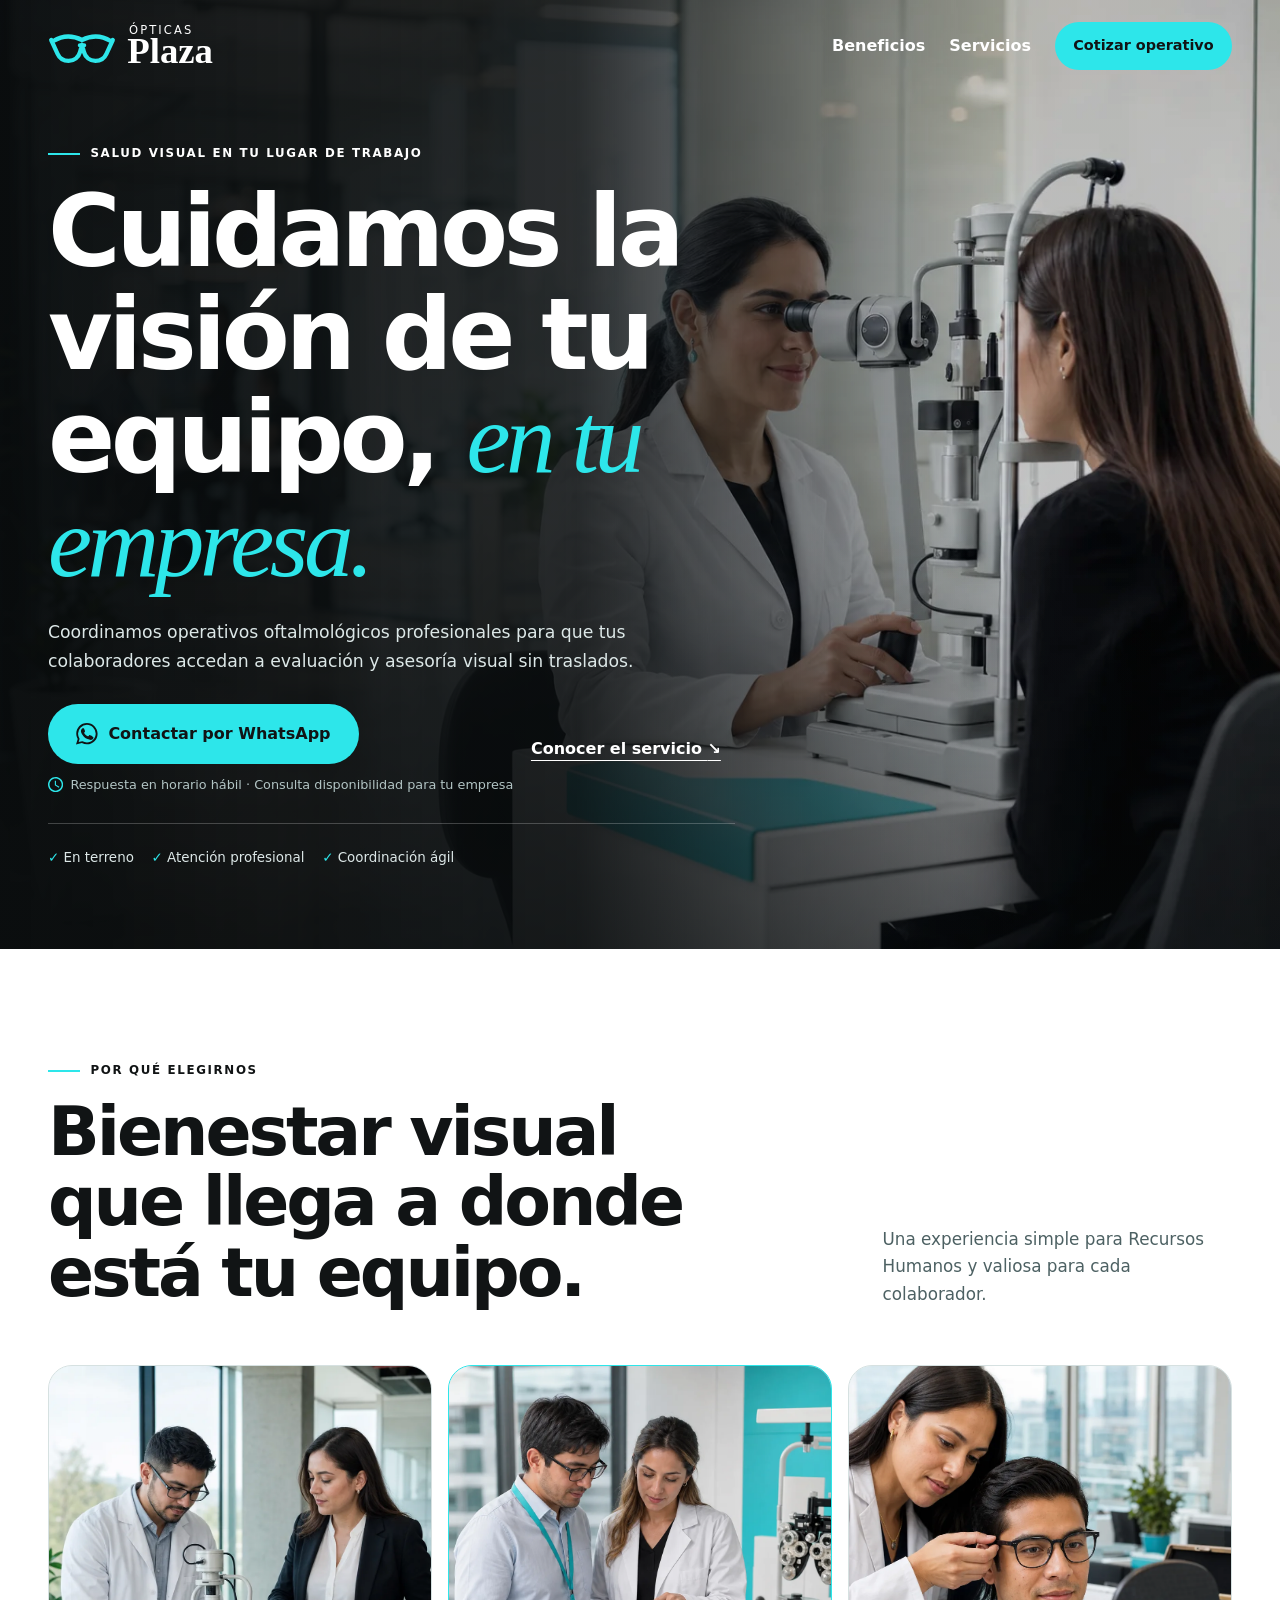
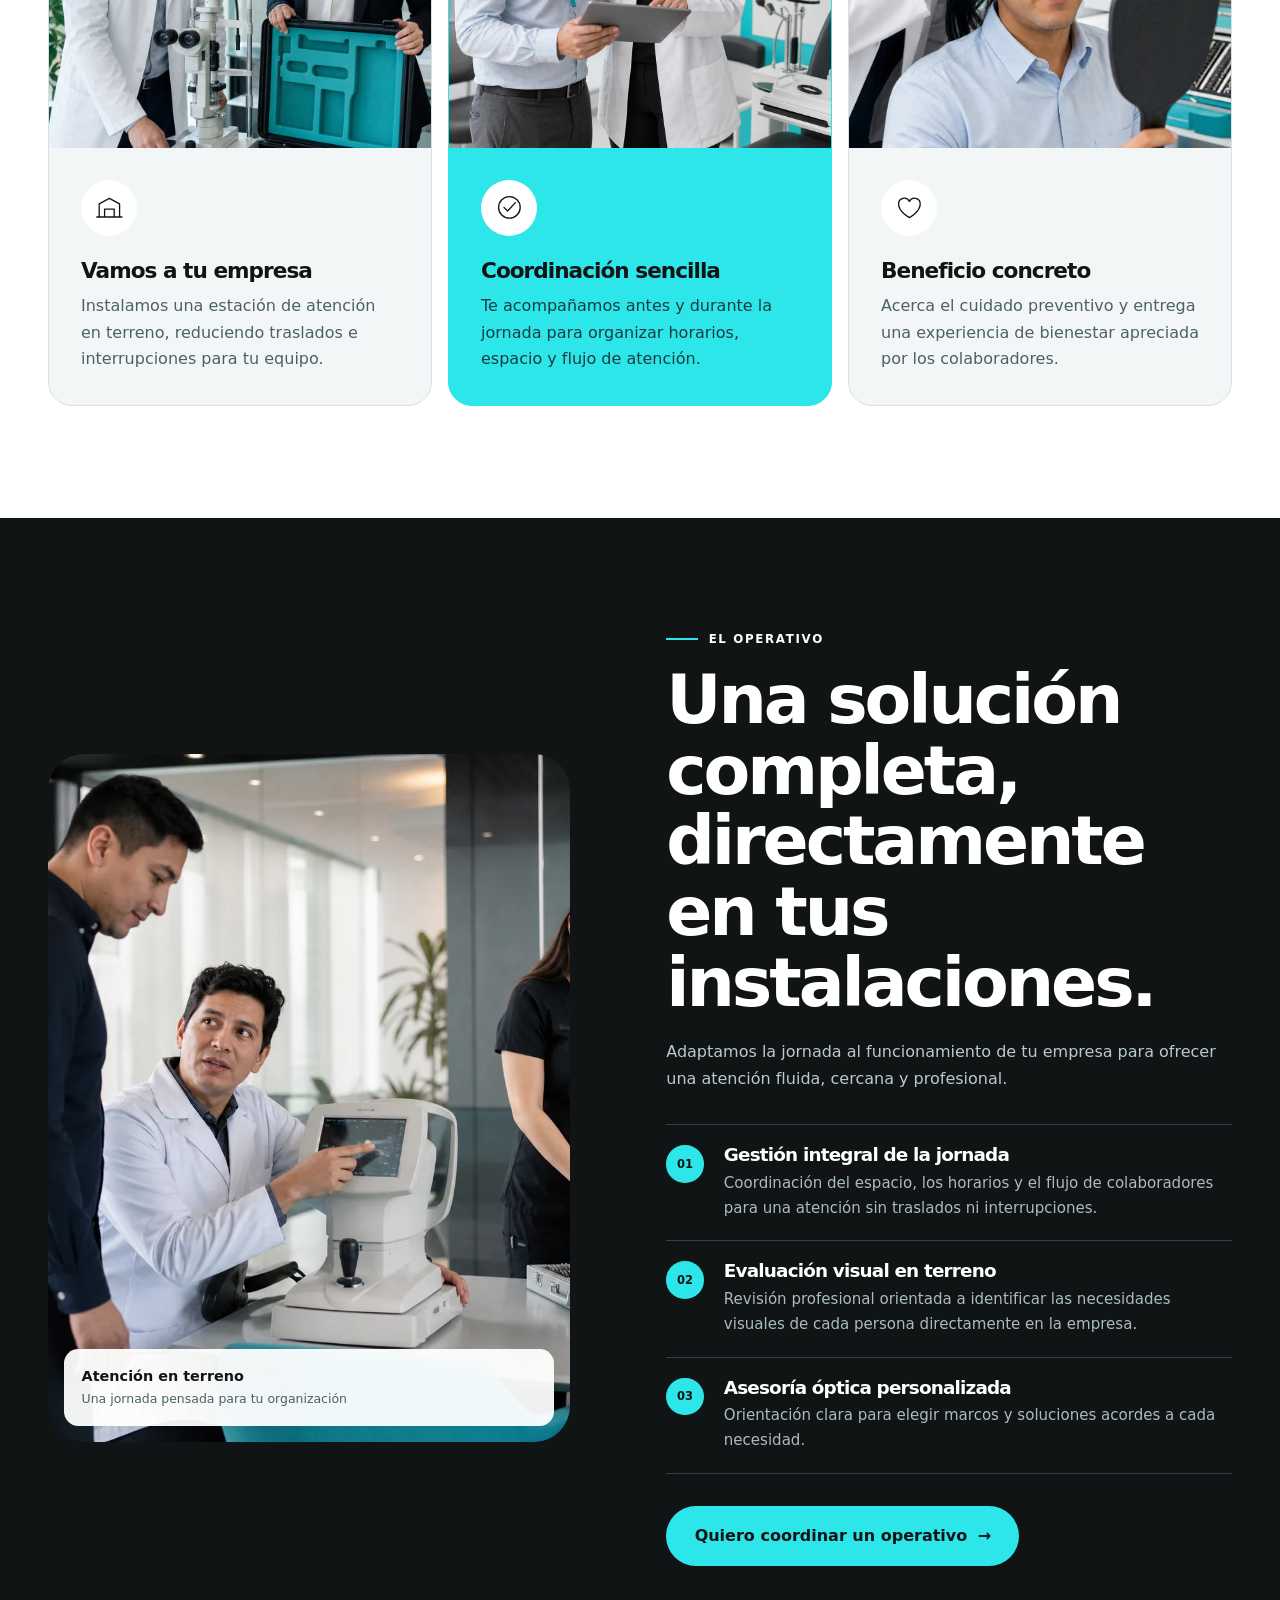
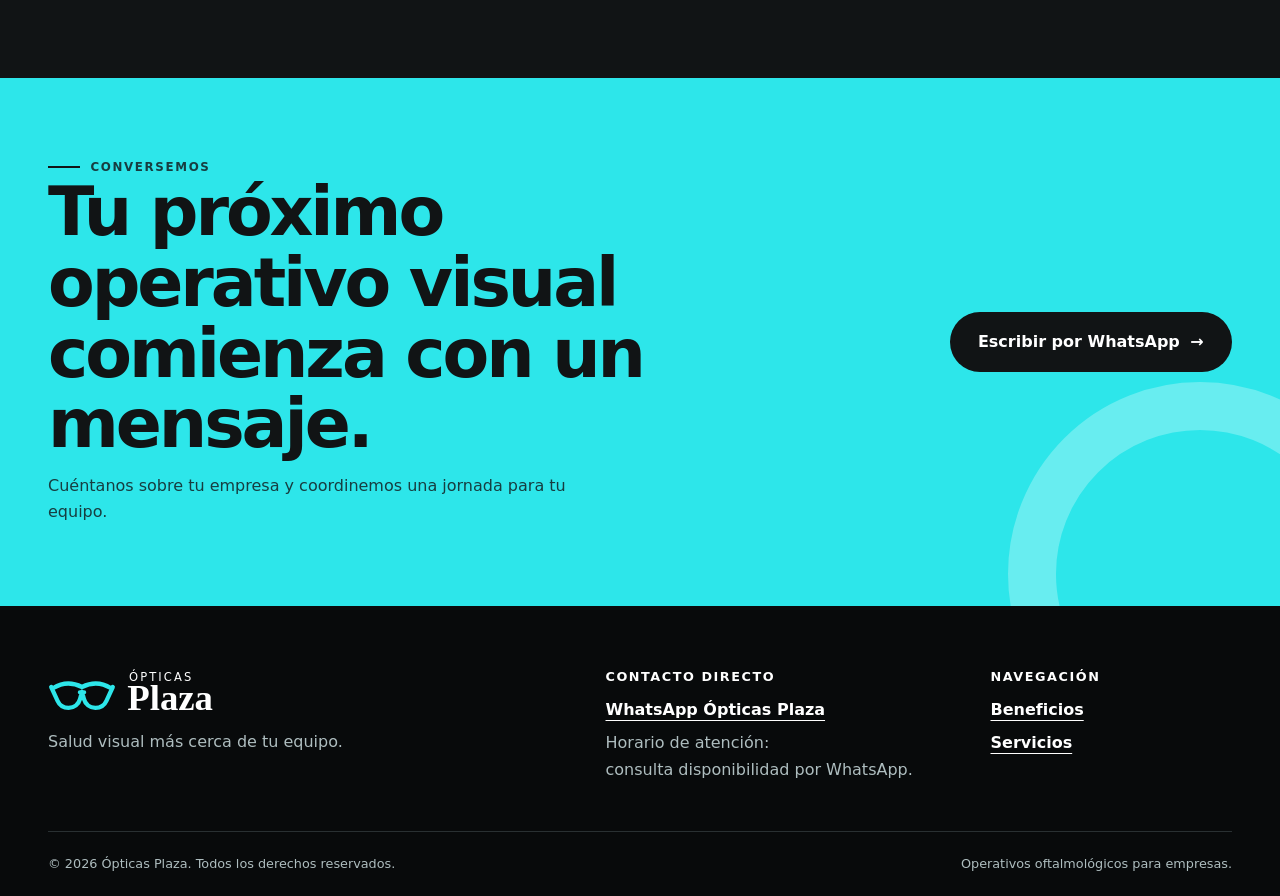
<file: index.html>
<!doctype html>
<html lang="es-CL">
<head>
  <meta charset="utf-8">
  <meta name="viewport" content="width=device-width, initial-scale=1">
  <title>Operativos Oftalmológicos para Empresas | Ópticas Plaza</title>
  <meta name="description" content="Lleva un operativo oftalmológico profesional directamente a tu empresa. Evaluación visual, asesoría óptica y atención coordinada para tu equipo. Cotiza por WhatsApp.">
  <meta name="robots" content="index, follow">
  <meta name="theme-color" content="#22dbe1">
  <link rel="canonical" href="https://opticasplaza.cl/">
  <link rel="icon" type="image/svg+xml" href="favicon.svg">
  <link rel="apple-touch-icon" href="favicon.svg">
  <link rel="manifest" href="site.webmanifest">

  <!-- Open Graph / Facebook / WhatsApp -->
  <meta property="og:type" content="website">
  <meta property="og:locale" content="es_CL">
  <meta property="og:site_name" content="Ópticas Plaza">
  <meta property="og:url" content="https://opticasplaza.cl/">
  <meta property="og:title" content="Operativos oftalmológicos en tu empresa | Ópticas Plaza">
  <meta property="og:description" content="Cuidamos la salud visual de tu equipo sin salir de la empresa. Coordina tu operativo por WhatsApp.">
  <meta property="og:image" content="https://opticasplaza.cl/images/operativo-visual-empresa.png">
  <meta property="og:image:secure_url" content="https://opticasplaza.cl/images/operativo-visual-empresa.png">
  <meta property="og:image:type" content="image/png">
  <meta property="og:image:width" content="1536">
  <meta property="og:image:height" content="1024">
  <meta property="og:image:alt" content="Operativo oftalmológico en terreno para empresas realizado por Ópticas Plaza">

  <!-- Twitter / X Cards -->
  <meta name="twitter:card" content="summary_large_image">
  <meta name="twitter:title" content="Operativos oftalmológicos en tu empresa | Ópticas Plaza">
  <meta name="twitter:description" content="Cuidamos la salud visual de tu equipo sin salir de la empresa. Coordina tu operativo por WhatsApp.">
  <meta name="twitter:image" content="https://opticasplaza.cl/images/operativo-visual-empresa.png">
  <meta name="twitter:image:alt" content="Operativo oftalmológico en terreno para empresas realizado por Ópticas Plaza">

  <link rel="preload" as="image" href="images/operativo-visual-empresa.webp" type="image/webp" fetchpriority="high">
  <link rel="stylesheet" href="styles.css">

  <!-- Schema.org Structured Data -->
  <script type="application/ld+json">
  {
    "@context": "https://schema.org",
    "@graph": [
      {
        "@type": "WebSite",
        "@id": "https://opticasplaza.cl/#website",
        "url": "https://opticasplaza.cl/",
        "name": "Ópticas Plaza",
        "description": "Operativos oftalmológicos para empresas y salud visual preventiva en terreno.",
        "inLanguage": "es-CL"
      },
      {
        "@type": ["MedicalBusiness", "Optician"],
        "@id": "https://opticasplaza.cl/#organization",
        "name": "Ópticas Plaza",
        "url": "https://opticasplaza.cl/",
        "logo": {
          "@type": "ImageObject",
          "url": "https://opticasplaza.cl/favicon.svg"
        },
        "image": "https://opticasplaza.cl/images/operativo-visual-empresa.png",
        "description": "Operativos oftalmológicos profesionales en terreno para empresas. Evaluación visual y asesoría óptica para colaboradores sin salir de la empresa.",
        "areaServed": {
          "@type": "Country",
          "name": "Chile"
        },
        "contactPoint": {
          "@type": "ContactPoint",
          "contactType": "customer service",
          "url": "https://wa.me/message/ECLLEMER5KLGH1",
          "availableLanguage": "Spanish"
        },
        "hasOfferCatalog": {
          "@type": "OfferCatalog",
          "name": "Servicios de Salud Visual Corporativa",
          "itemListElement": [
            {
              "@type": "Offer",
              "itemOffered": {
                "@type": "Service",
                "name": "Gestión integral de la jornada",
                "description": "Coordinación del espacio, los horarios y el flujo de colaboradores para una atención sin traslados ni interrupciones."
              }
            },
            {
              "@type": "Offer",
              "itemOffered": {
                "@type": "Service",
                "name": "Evaluación visual en terreno",
                "description": "Revisión profesional orientada a identificar las necesidades visuales de cada persona directamente en las instalaciones de la empresa."
              }
            },
            {
              "@type": "Offer",
              "itemOffered": {
                "@type": "Service",
                "name": "Asesoría óptica personalizada",
                "description": "Orientación clara para elegir marcos y soluciones acordes a cada necesidad de los colaboradores."
              }
            }
          ]
        }
      }
    ]
  }
  </script>
</head>
<body>
  <a class="skip-link" href="#contenido">Saltar al contenido principal</a>

  <header class="site-header">
    <div class="container header-inner">
      <a class="brand" href="#inicio" aria-label="Ópticas Plaza, ir al inicio">
        <svg class="brand-icon" viewBox="0 0 64 44" role="img" aria-labelledby="brand-title">
          <title id="brand-title">Isotipo de lentes de Ópticas Plaza</title>
          <path d="M3 16 9 29c1.8 4 6 6.6 10.4 6.6 5.2 0 9.5-3.5 10.8-8.4l1.8-6.7 1.8 6.7c1.3 4.9 5.6 8.4 10.8 8.4 4.4 0 8.6-2.6 10.4-6.6l6-13M5 17c8-5 17-6 27-1 10-5 19-4 27 1M30 21h4"/>
        </svg>
        <span><small>ÓPTICAS</small><strong>Plaza</strong></span>
      </a>

      <nav class="main-nav" aria-label="Navegación principal">
        <a href="#beneficios">Beneficios</a>
        <a href="#servicios">Servicios</a>
        <a class="header-cta" href="https://wa.me/message/ECLLEMER5KLGH1?text=Hola%2C+me+gustar%C3%ADa+cotizar+un+operativo+visual+para+mi+empresa" target="_blank" rel="noopener noreferrer" aria-label="Cotizar operativo por WhatsApp, abre en nueva pestaña">Cotizar operativo</a>
      </nav>
    </div>
  </header>

  <main id="contenido">
    <section class="hero" id="inicio" aria-labelledby="hero-title">
      <div class="hero-media" aria-hidden="true">
        <picture>
          <source srcset="images/operativo-visual-empresa.webp" type="image/webp">
          <img src="images/operativo-visual-empresa.png" alt="" width="1536" height="1024" fetchpriority="high">
        </picture>
      </div>
      <div class="container hero-inner">
        <div class="hero-copy">
          <p class="eyebrow"><span></span> Salud visual en tu lugar de trabajo</p>
          <h1 id="hero-title">Cuidamos la visión de tu equipo, <em>en tu empresa.</em></h1>
          <p class="hero-lead">Coordinamos operativos oftalmológicos profesionales para que tus colaboradores accedan a evaluación y asesoría visual sin traslados.</p>
          <div class="hero-actions">
            <div class="cta-group">
              <a class="button button-primary" href="https://wa.me/message/ECLLEMER5KLGH1?text=Hola%2C+me+gustar%C3%ADa+cotizar+un+operativo+visual+para+mi+empresa" target="_blank" rel="noopener noreferrer" aria-label="Contactar a Ópticas Plaza por WhatsApp, abre en nueva pestaña">
                <svg viewBox="0 0 24 24" aria-hidden="true"><path d="M20.5 3.5A11.8 11.8 0 0 0 12.1 0C5.6 0 .3 5.3.3 11.8c0 2.1.5 4.1 1.6 5.9L0 24l6.5-1.7a11.9 11.9 0 0 0 5.6 1.4h.1c6.5 0 11.8-5.3 11.8-11.8 0-3.2-1.3-6.1-3.5-8.4Zm-8.4 18.2c-1.7 0-3.4-.5-4.9-1.3l-.4-.2-3.8 1 1-3.7-.2-.4a9.8 9.8 0 0 1-1.5-5.3A9.8 9.8 0 0 1 12.1 2c2.6 0 5.1 1 6.9 2.9a9.7 9.7 0 0 1 2.9 6.9c0 5.5-4.4 9.9-9.8 9.9Zm5.4-7.4c-.3-.1-1.8-.9-2.1-1-.3-.1-.5-.1-.7.2l-.9 1.1c-.2.2-.4.2-.7.1-1.7-.9-2.9-1.6-4-3.6-.3-.5.3-.5.9-1.7.1-.2 0-.4 0-.6l-1-2.4c-.3-.6-.6-.5-.8-.5h-.6c-.2 0-.6.1-.9.4-.3.3-1.2 1.2-1.2 2.9s1.2 3.3 1.4 3.5c.2.2 2.4 3.7 5.9 5.2 2.2.9 3.1 1 4.2.8.7-.1 1.8-.7 2.1-1.5.3-.7.3-1.4.2-1.5-.2-.2-.5-.3-.8-.4Z"/></svg>
                Contactar por WhatsApp
              </a>
              <p class="cta-microcopy">
                <svg viewBox="0 0 20 20" aria-hidden="true"><path d="M10 0C4.48 0 0 4.48 0 10s4.48 10 10 10 10-4.48 10-10S15.52 0 10 0zm0 18c-4.41 0-8-3.59-8-8s3.59-8 8-8 8 3.59 8 8-3.59 8-8 8zm.5-13H9v6l5.25 3.15.75-1.23-4.5-2.67z"/></svg>
                <span>Respuesta en horario hábil · Consulta disponibilidad para tu empresa</span>
              </p>
            </div>
            <a class="text-link" href="#servicios">Conocer el servicio <span aria-hidden="true">↘</span></a>
          </div>
          <ul class="trust-list" aria-label="Características destacadas">
            <li><span aria-hidden="true">✓</span> En terreno</li>
            <li><span aria-hidden="true">✓</span> Atención profesional</li>
            <li><span aria-hidden="true">✓</span> Coordinación ágil</li>
          </ul>
        </div>
      </div>
    </section>

    <section class="benefits section" id="beneficios" aria-labelledby="benefits-title">
      <div class="container">
        <div class="section-heading">
          <div>
            <p class="eyebrow"><span></span> Por qué elegirnos</p>
            <h2 id="benefits-title">Bienestar visual que llega a donde está tu equipo.</h2>
          </div>
          <p>Una experiencia simple para Recursos Humanos y valiosa para cada colaborador.</p>
        </div>

        <div class="benefit-grid">
          <article class="benefit-card">
            <picture class="benefit-photo">
              <source srcset="images/beneficio-empresa-v2.webp" type="image/webp">
              <img src="images/beneficio-empresa-v2.png" alt="Profesional instala equipos oftalmológicos junto a una coordinadora dentro de una empresa" width="972" height="972" loading="lazy" decoding="async">
            </picture>
            <div class="benefit-body">
              <div class="icon-box" aria-hidden="true"><svg viewBox="0 0 48 48"><path d="M7 40V18l17-9 17 9v22M16 40V27h16v13M3 40h42"/></svg></div>
              <h3>Vamos a tu empresa</h3>
              <p>Instalamos una estación de atención en terreno, reduciendo traslados e interrupciones para tu equipo.</p>
            </div>
          </article>
          <article class="benefit-card featured">
            <picture class="benefit-photo">
              <source srcset="images/beneficio-coordinacion-v2.webp" type="image/webp">
              <img src="images/beneficio-coordinacion-v2.png" alt="Coordinador de empresa y profesional de salud visual organizan un operativo mediante una tablet" width="1122" height="1122" loading="lazy" decoding="async">
            </picture>
            <div class="benefit-body">
              <div class="icon-box" aria-hidden="true"><svg viewBox="0 0 48 48"><circle cx="24" cy="24" r="18"/><path d="m15 24 6 6 13-14"/></svg></div>
              <h3>Coordinación sencilla</h3>
              <p>Te acompañamos antes y durante la jornada para organizar horarios, espacio y flujo de atención.</p>
            </div>
          </article>
          <article class="benefit-card">
            <picture class="benefit-photo">
              <source srcset="images/beneficio-bienestar-v2.webp" type="image/webp">
              <img src="images/beneficio-bienestar-v2.png" alt="Trabajador observa el resultado mientras una profesional ajusta sus nuevos anteojos" width="1003" height="1003" loading="lazy" decoding="async">
            </picture>
            <div class="benefit-body">
              <div class="icon-box" aria-hidden="true"><svg viewBox="0 0 48 48"><path d="M24 41S6 31.5 6 18.5A9.5 9.5 0 0 1 24 14a9.5 9.5 0 0 1 18 4.5C42 31.5 24 41 24 41Z"/></svg></div>
              <h3>Beneficio concreto</h3>
              <p>Acerca el cuidado preventivo y entrega una experiencia de bienestar apreciada por los colaboradores.</p>
            </div>
          </article>
        </div>
      </div>
    </section>

    <section class="services section" id="servicios" aria-labelledby="services-title">
      <div class="container services-grid">
        <div class="services-image">
          <picture>
            <source srcset="images/atencion-oftalmologica-corporativa.webp" type="image/webp">
            <img src="images/atencion-oftalmologica-corporativa.png" alt="Profesionales de salud visual explican una evaluación a un trabajador durante un operativo en su empresa" width="1448" height="1086" loading="lazy" decoding="async">
          </picture>
          <div class="image-note"><strong>Atención en terreno</strong><span>Una jornada pensada para tu organización</span></div>
        </div>

        <div class="services-copy">
          <p class="eyebrow"><span></span> El operativo</p>
          <h2 id="services-title">Una solución completa, directamente en tus instalaciones.</h2>
          <p class="services-intro">Adaptamos la jornada al funcionamiento de tu empresa para ofrecer una atención fluida, cercana y profesional.</p>
          <ul class="service-list">
            <li><span aria-hidden="true">01</span><div><h3>Gestión integral de la jornada</h3><p>Coordinación del espacio, los horarios y el flujo de colaboradores para una atención sin traslados ni interrupciones.</p></div></li>
            <li><span aria-hidden="true">02</span><div><h3>Evaluación visual en terreno</h3><p>Revisión profesional orientada a identificar las necesidades visuales de cada persona directamente en la empresa.</p></div></li>
            <li><span aria-hidden="true">03</span><div><h3>Asesoría óptica personalizada</h3><p>Orientación clara para elegir marcos y soluciones acordes a cada necesidad.</p></div></li>
          </ul>
          <a class="button button-dark" href="https://wa.me/message/ECLLEMER5KLGH1?text=Hola%2C+me+gustar%C3%ADa+cotizar+un+operativo+visual+para+mi+empresa" target="_blank" rel="noopener noreferrer" aria-label="Quiero coordinar un operativo por WhatsApp, abre en nueva pestaña">Quiero coordinar un operativo <span aria-hidden="true">→</span></a>
        </div>
      </div>
    </section>

    <section class="final-cta" aria-labelledby="cta-title">
      <div class="container cta-inner">
        <div>
          <p class="eyebrow"><span></span> Conversemos</p>
          <h2 id="cta-title">Tu próximo operativo visual comienza con un mensaje.</h2>
          <p>Cuéntanos sobre tu empresa y coordinemos una jornada para tu equipo.</p>
        </div>
        <a class="button button-light" href="https://wa.me/message/ECLLEMER5KLGH1?text=Hola%2C+me+gustar%C3%ADa+cotizar+un+operativo+visual+para+mi+empresa" target="_blank" rel="noopener noreferrer" aria-label="Escribir por WhatsApp a Ópticas Plaza, abre en nueva pestaña">Escribir por WhatsApp <span aria-hidden="true">→</span></a>
      </div>
    </section>

    <div class="mobile-sticky-cta" aria-label="Contacto rápido por WhatsApp">
      <a class="button button-primary mobile-cta-btn" href="https://wa.me/message/ECLLEMER5KLGH1?text=Hola%2C+me+gustar%C3%ADa+cotizar+un+operativo+visual+para+mi+empresa" target="_blank" rel="noopener noreferrer" aria-label="Cotizar operativo por WhatsApp, abre en nueva pestaña">
        <svg viewBox="0 0 24 24" aria-hidden="true"><path d="M20.5 3.5A11.8 11.8 0 0 0 12.1 0C5.6 0 .3 5.3.3 11.8c0 2.1.5 4.1 1.6 5.9L0 24l6.5-1.7a11.9 11.9 0 0 0 5.6 1.4h.1c6.5 0 11.8-5.3 11.8-11.8 0-3.2-1.3-6.1-3.5-8.4Zm-8.4 18.2c-1.7 0-3.4-.5-4.9-1.3l-.4-.2-3.8 1 1-3.7-.2-.4a9.8 9.8 0 0 1-1.5-5.3A9.8 9.8 0 0 1 12.1 2c2.6 0 5.1 1 6.9 2.9a9.7 9.7 0 0 1 2.9 6.9c0 5.5-4.4 9.9-9.8 9.9Zm5.4-7.4c-.3-.1-1.8-.9-2.1-1-.3-.1-.5-.1-.7.2l-.9 1.1c-.2.2-.4.2-.7.1-1.7-.9-2.9-1.6-4-3.6-.3-.5.3-.5.9-1.7.1-.2 0-.4 0-.6l-1-2.4c-.3-.6-.6-.5-.8-.5h-.6c-.2 0-.6.1-.9.4-.3.3-1.2 1.2-1.2 2.9s1.2 3.3 1.4 3.5c.2.2 2.4 3.7 5.9 5.2 2.2.9 3.1 1 4.2.8.7-.1 1.8-.7 2.1-1.5.3-.7.3-1.4.2-1.5-.2-.2-.5-.3-.8-.4Z"/></svg>
        Cotizar por WhatsApp
      </a>
    </div>
  </main>

  <footer class="site-footer">
    <div class="container footer-grid">
      <div>
        <a class="brand footer-brand" href="#inicio" aria-label="Ópticas Plaza, ir al inicio">
          <svg class="brand-icon" viewBox="0 0 64 44" aria-hidden="true"><path d="M3 16 9 29c1.8 4 6 6.6 10.4 6.6 5.2 0 9.5-3.5 10.8-8.4l1.8-6.7 1.8 6.7c1.3 4.9 5.6 8.4 10.8 8.4 4.4 0 8.6-2.6 10.4-6.6l6-13M5 17c8-5 17-6 27-1 10-5 19-4 27 1M30 21h4"/></svg>
          <span><small>ÓPTICAS</small><strong>Plaza</strong></span>
        </a>
        <p>Salud visual más cerca de tu equipo.</p>
      </div>
      <div>
        <h2>Contacto directo</h2>
        <a href="https://wa.me/message/ECLLEMER5KLGH1?text=Hola%2C+me+gustar%C3%ADa+cotizar+un+operativo+visual+para+mi+empresa" target="_blank" rel="noopener noreferrer" aria-label="WhatsApp Ópticas Plaza, abre en nueva pestaña">WhatsApp Ópticas Plaza</a>
        <p>Horario de atención:<br>consulta disponibilidad por WhatsApp.</p>
      </div>
      <div>
        <h2>Navegación</h2>
        <a href="#beneficios">Beneficios</a>
        <a href="#servicios">Servicios</a>
      </div>
    </div>
    <div class="container footer-bottom">
      <p>© 2026 Ópticas Plaza. Todos los derechos reservados.</p>
      <p>Operativos oftalmológicos para empresas.</p>
    </div>
  </footer>
  <script src="app.js" defer></script>
</body>
</html>
</file>
<file: styles.css>
/* Ópticas Plaza — Landing page mobile-first, sin dependencias externas. */
:root {
  --aqua: #2de6ea;
  --aqua-soft: #84edf0;
  --aqua-pale: #dffafb;
  --petrol: #174f55;
  --ink: #111415;
  --white: #fff;
  --mist: #f2f6f6;
  --muted: #4d6163;
  --line: #d6e1e1;
  --radius-sm: .9rem;
  --radius-md: 1.5rem;
  --radius-lg: 2.25rem;
  --shadow: 0 1.5rem 4rem rgba(9, 18, 19, .14);
  --container: 74rem;
  --ease: 180ms ease;
}

*, *::before, *::after { box-sizing: border-box; }
html { scroll-behavior: smooth; }
body { margin: 0; color: var(--ink); background: var(--white); font-family: Inter, ui-sans-serif, system-ui, -apple-system, BlinkMacSystemFont, "Segoe UI", sans-serif; font-size: 1rem; line-height: 1.65; -webkit-font-smoothing: antialiased; }
img, svg { display: block; max-width: 100%; }
picture { display: block; }
a { color: inherit; }
h1, h2, h3, p { margin-top: 0; }
h1, h2, h3 { line-height: 1.04; letter-spacing: -.045em; }
h1 { font-size: clamp(2.35rem, 10vw, 6.2rem); }
h2 { font-size: clamp(2.15rem, 7vw, 4.25rem); }
h3 { font-size: 1.35rem; }

:focus-visible { outline: 3px solid var(--ink); outline-offset: 4px; }
.hero :focus-visible,
.services :focus-visible,
.site-footer :focus-visible { outline-color: var(--aqua); }
.skip-link { position: fixed; z-index: 999; top: 1rem; left: 1rem; padding: .7rem 1rem; color: var(--white); background: var(--ink); border-radius: .5rem; transform: translateY(-180%); }
.skip-link:focus { transform: none; }
.container { width: min(calc(100% - 2rem), var(--container)); margin-inline: auto; }

.site-header { position: absolute; z-index: 10; width: 100%; padding: 1rem 0; color: var(--white); }
.header-inner, .brand, .main-nav { display: flex; align-items: center; }
.header-inner { justify-content: space-between; gap: 1rem; }
.brand { gap: .7rem; color: inherit; text-decoration: none; }
.brand-icon { width: 3.65rem; color: var(--aqua); fill: none; stroke: currentColor; stroke-width: 4; stroke-linecap: round; stroke-linejoin: round; }
.brand span { display: grid; line-height: .88; }
.brand small { margin-left: .12rem; font-size: .64rem; letter-spacing: .18em; }
.brand strong { font-family: Georgia, "Times New Roman", serif; font-size: 1.95rem; }
.main-nav { gap: 1.5rem; }
.main-nav > a:not(.header-cta) { display: none; font-weight: 750; text-decoration: none; }
.header-cta { display: inline-flex; align-items: center; justify-content: center; min-height: 2.75rem; padding: .65rem 1.15rem; color: var(--ink); background: var(--aqua); border-radius: 999px; font-size: .82rem; font-weight: 900; text-decoration: none; }

.hero { position: relative; min-height: 48rem; display: grid; align-items: end; overflow: hidden; color: var(--white); background: var(--ink); }
.hero-media, .hero-media::after { position: absolute; inset: 0; }
.hero-media picture, .hero-media img { width: 100%; height: 100%; object-fit: cover; object-position: 66% center; }
.hero-media::after { content: ""; background: linear-gradient(90deg, rgba(8,11,12,.97) 0%, rgba(8,11,12,.86) 45%, rgba(8,11,12,.15) 78%), linear-gradient(0deg, rgba(8,11,12,.55), transparent 45%); }
.hero-inner { position: relative; z-index: 1; padding-block: 7rem 3rem; }
.hero-copy { max-width: 45rem; }
.eyebrow { display: flex; align-items: center; gap: .65rem; margin-bottom: 1rem; font-size: .74rem; font-weight: 900; letter-spacing: .14em; text-transform: uppercase; }
.eyebrow span { width: 2rem; height: 2px; background: var(--aqua); }
.hero h1 { max-width: 10ch; margin-bottom: 1.5rem; }
.hero h1 em { color: var(--aqua); font-family: Georgia, "Times New Roman", serif; font-weight: 500; }
.hero-lead { max-width: 38rem; margin-bottom: 1.8rem; color: #dce7e7; font-size: 1.08rem; }
.hero-actions { display: flex; flex-direction: column; align-items: flex-start; gap: 1.1rem; }
.cta-group { display: flex; flex-direction: column; align-items: flex-start; }
.cta-microcopy { display: inline-flex; align-items: center; gap: .45rem; margin-top: .6rem; margin-bottom: 0; color: #b2c4c4; font-size: .8rem; }
.cta-microcopy svg { width: .95rem; height: .95rem; flex-shrink: 0; fill: var(--aqua); }
.button { display: inline-flex; min-height: 3.75rem; align-items: center; justify-content: center; gap: .65rem; padding: .9rem 1.35rem; border: 2px solid transparent; border-radius: 999px; font-weight: 900; line-height: 1.2; text-align: center; text-decoration: none; transition: transform var(--ease), box-shadow var(--ease), background var(--ease); }
.button svg { width: 1.35rem; fill: currentColor; }
.button:hover { transform: translateY(-3px); box-shadow: 0 1rem 2.5rem rgba(0,0,0,.22); }
.button-primary { color: var(--ink); background: var(--aqua); }
.button-primary:hover { background: var(--aqua-soft); }
.text-link { font-weight: 850; text-underline-offset: .35rem; }
.text-link:hover { text-decoration-thickness: 3px; }
.trust-list { display: flex; flex-wrap: wrap; gap: .7rem 1.1rem; margin: 1.8rem 0 0; padding: 1.4rem 0 0; border-top: 1px solid rgba(255,255,255,.22); color: #dce7e7; font-size: .84rem; list-style: none; }
.trust-list span { color: var(--aqua); font-weight: 900; }

.section { padding: 5.5rem 0; }
.section-heading { display: grid; gap: 1.2rem; margin-bottom: 2.6rem; }
.section-heading h2 { max-width: 15ch; margin-bottom: 0; }
.section-heading > p { max-width: 30rem; margin: 0; align-self: end; color: var(--muted); font-size: 1.05rem; }
.benefit-grid { display: grid; gap: 1rem; }
.benefit-card { position: relative; display: flex; flex-direction: column; overflow: hidden; background: var(--mist); border: 1px solid var(--line); border-radius: var(--radius-md); transition: transform var(--ease), box-shadow var(--ease); }
@media (hover: hover) and (pointer: fine) {
  .benefit-card:hover { transform: translateY(-4px); box-shadow: 0 1.2rem 2.8rem rgba(9, 18, 19, 0.08); }
}
.benefit-card.featured { background: var(--aqua); border-color: var(--aqua); }
.benefit-photo, picture.benefit-photo { display: block; width: 100%; aspect-ratio: 1 / 1; overflow: hidden; background: #e0ecec; }
.benefit-photo img, picture.benefit-photo img { width: 100%; height: 100%; object-fit: cover; object-position: center 20%; display: block; }
.benefit-card:nth-child(1) .benefit-photo img { object-position: center 22%; }
.benefit-card:nth-child(2) .benefit-photo img { object-position: center 15%; }
.benefit-card:nth-child(3) .benefit-photo img { object-position: center 15%; }
.benefit-body { display: flex; flex-direction: column; flex-grow: 1; padding: 1.6rem; }
.icon-box { display: grid; width: 3.5rem; height: 3.5rem; place-items: center; background: var(--white); border-radius: 50%; }
.icon-box svg { width: 1.8rem; fill: none; stroke: currentColor; stroke-width: 2.2; stroke-linecap: round; stroke-linejoin: round; }
.benefit-card h3 { margin: 1.5rem 0 .7rem; }
.benefit-card p:last-child { margin: 0; color: var(--muted); }
.benefit-card.featured p:last-child { color: #173d40; }

.services { background: var(--ink); color: var(--white); }
.services-grid { display: grid; gap: 3rem; }
.services-image { position: relative; min-height: 28rem; overflow: hidden; border-radius: var(--radius-lg); }
.services-image picture, .services-image img { width: 100%; height: 100%; position: absolute; inset: 0; object-fit: cover; }
.image-note { position: absolute; z-index: 2; right: 1rem; bottom: 1rem; left: 1rem; display: grid; padding: 1rem 1.1rem; color: var(--ink); background: rgba(255,255,255,.94); border-radius: var(--radius-sm); box-shadow: var(--shadow); }
.image-note strong { font-size: .9rem; }
.image-note span { color: var(--muted); font-size: .78rem; }
.services-copy h2 { max-width: 12ch; margin-bottom: 1.3rem; }
.services-intro { color: #b9caca; }
.service-list { margin: 2rem 0; padding: 0; list-style: none; }
.service-list li { display: grid; grid-template-columns: 2.6rem 1fr; gap: 1rem; padding: 1.25rem 0; border-top: 1px solid #344143; }
.service-list li:last-child { border-bottom: 1px solid #344143; }
.service-list > li > span { display: grid; width: 2.35rem; height: 2.35rem; place-items: center; color: var(--ink); background: var(--aqua); border-radius: 50%; font-size: .72rem; font-weight: 900; }
.service-list h3 { margin-bottom: .4rem; font-size: 1.15rem; }
.service-list p { margin: 0; color: #aabcbc; font-size: .94rem; }
.button-dark { color: var(--ink); background: var(--aqua); }

.final-cta { position: relative; padding: 5rem 0; overflow: hidden; background: var(--aqua); }
.final-cta::after { content: ""; position: absolute; right: -7rem; bottom: -10rem; width: 24rem; height: 24rem; border: 3rem solid rgba(255,255,255,.28); border-radius: 50%; }
.cta-inner { position: relative; z-index: 1; display: grid; gap: 2rem; }
.cta-inner h2 { max-width: 15ch; margin-bottom: .8rem; }
.cta-inner p { max-width: 35rem; margin-bottom: 0; color: #173d40; }
.cta-inner .eyebrow span { background: var(--ink); }
.button-light { justify-self: start; color: var(--white); background: var(--ink); }
.button-light:hover { background: var(--petrol); }

.site-footer { padding: 4rem 0 1.4rem; color: #aebdbf; background: #080a0b; }
.footer-grid { display: grid; gap: 2.5rem; }
.footer-brand { margin-bottom: .8rem; color: var(--white); }
.site-footer h2 { margin-bottom: .9rem; color: var(--white); font-size: .8rem; letter-spacing: .12em; text-transform: uppercase; }
.site-footer a:not(.brand) { display: block; width: fit-content; margin: .4rem 0; color: var(--white); font-weight: 750; text-underline-offset: .3rem; }
.site-footer a:hover { color: var(--aqua); }
.site-footer p { margin-bottom: 0; }
.footer-bottom { display: flex; flex-direction: column; gap: .25rem; margin-top: 3rem; padding-top: 1.3rem; border-top: 1px solid #293032; font-size: .8rem; }

.mobile-sticky-cta { display: none; }

@media (max-width: 47.99rem) {
  body { padding-bottom: 4.8rem; }
  .mobile-sticky-cta {
    display: block;
    position: fixed;
    bottom: 0;
    left: 0;
    right: 0;
    z-index: 80;
    padding: .65rem 1rem calc(.65rem + env(safe-area-inset-bottom, 0px));
    background: rgba(17, 20, 21, .94);
    backdrop-filter: blur(12px);
    -webkit-backdrop-filter: blur(12px);
    border-top: 1px solid rgba(255, 255, 255, .14);
    box-shadow: 0 -4px 24px rgba(0, 0, 0, .28);
    transform: translateY(120%);
    opacity: 0;
    pointer-events: none;
    transition: transform 280ms cubic-bezier(0.16, 1, 0.3, 1), opacity 240ms ease;
  }
  .mobile-sticky-cta.is-visible {
    transform: translateY(0);
    opacity: 1;
    pointer-events: auto;
  }
  .mobile-cta-btn {
    width: 100%;
    min-height: 3.25rem;
    font-size: .95rem;
    border-radius: 999px;
  }
}

@media (min-width: 36rem) {
  .container { width: min(calc(100% - 3rem), var(--container)); }
  .hero-actions { flex-direction: row; align-items: center; }
  .button { padding-inline: 1.65rem; }
}

@media (min-width: 48rem) {
  .site-header { padding-top: 1.4rem; }
  .brand-icon { width: 4.25rem; }
  .brand small { font-size: .72rem; }
  .brand strong { font-size: 2.3rem; }
  .main-nav > a:not(.header-cta) { display: inline-block; }
  .header-cta { padding: .75rem 1.15rem; font-size: .9rem; }
  .section { padding: 7rem 0; }
  .section-heading { grid-template-columns: 1.4fr .6fr; align-items: end; margin-bottom: 3.5rem; }
  .benefit-grid { grid-template-columns: repeat(3, 1fr); }
  .benefit-body { padding: 2rem; }
  .footer-grid { grid-template-columns: 1.5fr 1fr .7fr; }
  .footer-bottom { flex-direction: row; justify-content: space-between; }
}

@media (min-width: 62rem) {
  .hero { min-height: 51rem; align-items: center; }
  .hero-inner { padding-block: 9rem 5rem; }
  .hero-copy { width: 58%; }
  .services-grid { grid-template-columns: .96fr 1.04fr; align-items: center; gap: 6rem; }
  .services-image { min-height: 43rem; }
  .cta-inner { grid-template-columns: 1fr auto; align-items: center; }
  .cta-inner .button { justify-self: end; }
}

@media (prefers-reduced-motion: reduce) {
  html { scroll-behavior: auto; }
  *, *::before, *::after { transition-duration: .01ms !important; animation-duration: .01ms !important; animation-iteration-count: 1 !important; }
}

@media (prefers-contrast: more) {
  :root { --muted: #27383a; --line: #728284; }
  .hero-media::after { background: rgba(0,0,0,.82); }
  .cta-microcopy { color: var(--white); }
  .mobile-sticky-cta { background: #080a0b; border-top-color: var(--white); }
}
</file>
